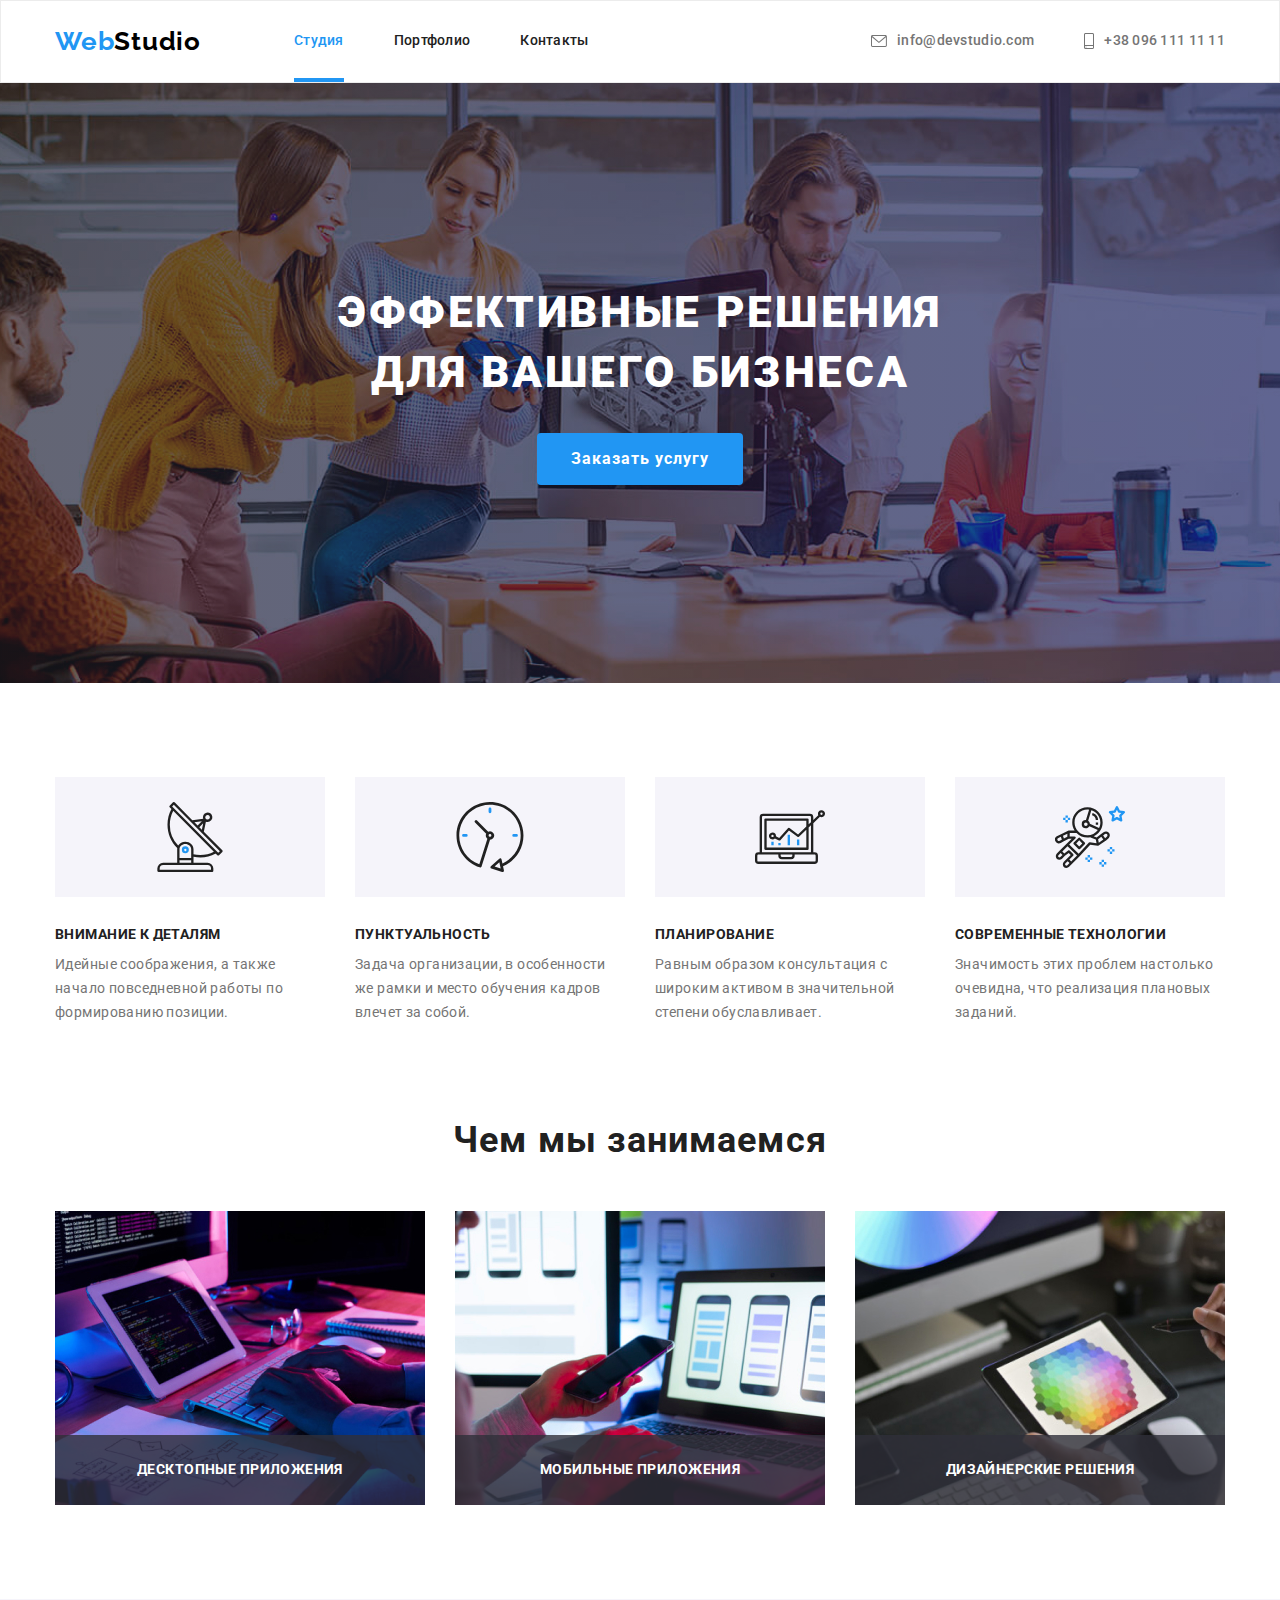
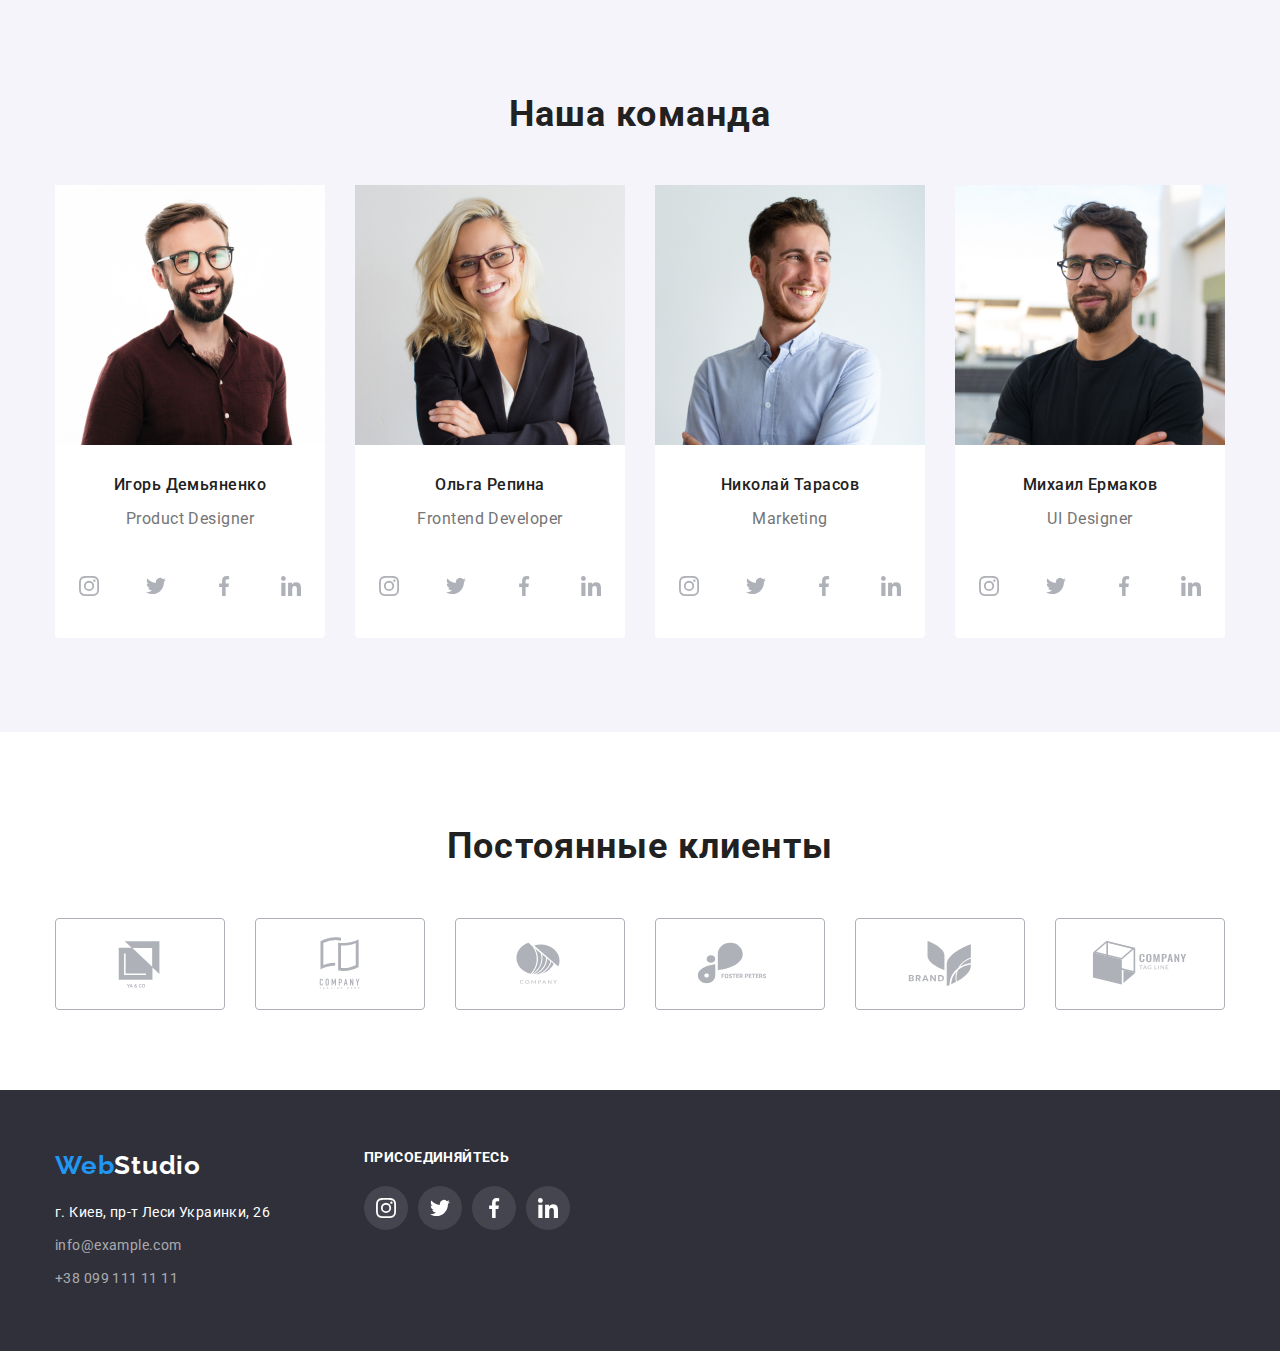
<file: index.html>
<!DOCTYPE html>
<html lang="ru">

<head>
  <meta charset="UTF-8" />
  <meta http-equiv="X-UA-Compatible" content="IE=edge" />
  <meta name="viewport" content="width=device-width, initial-scale=1.0" />
  <title>Document</title>
  <link rel="stylesheet" href="https://cdnjs.cloudflare.com/ajax/libs/modern-normalize/1.1.0/modern-normalize.min.css">
  <link href="https://fonts.googleapis.com/css2?family=Raleway:wght@700&family=Roboto:wght@400;500;700;900&display=swap"
    rel="stylesheet">

  <link rel="stylesheet" href="./css/animate.css">
  <link rel="stylesheet" href="./css/styles.css" />

</head>

<body>
  <header class="section header">
    <div class="container header-box">
      <nav class="nav-box">
        <a href="./index.html" class="logo"> Web<span class="accent-head">Studio</span>
        </a>

        <ul class="site-nav list">
          <li class="site-nav item"><a href="./index.html" class="link active">Студия</a></li>
          <li class="site-nav item"><a href="./portfolio.html" class="link">Портфолио</a></li>
          <li class="site-nav item"><a href="" class="link">Контакты</a></li>
        </ul>
      </nav>

      <ul class="kontakt-nav list">
        <li class="kontakt-nav item">
          <a href="info@devstudio.com" class="link">
            <svg width=16 height=12 class="header-icon">
              <use href="./images/sprite.svg#icon-envelope-res" class="header-icon-color"> </use>
            </svg>
            info@devstudio.com</a>
        </li>
        <li class="kontakt-nav item">

          <a href="+380991111111" class="link">
            <svg width=10 height=16 class="header-icon">
              <use href="./images/sprite.svg#icon-smartphone-res" class="header-icon-color"> </use>
            </svg>
            +38 096 111 11 11</a>
        </li>
      </ul>
    </div>
  </header>

  <main>
    <section class="section hero">
      <div class="container">
        <h1 class="hero-title">Эффективные решения для вашего бизнеса</h1>
        <button type="button" class="button hero-btn" data-modal-open>Заказать услугу</button>
      </div>
    </section>

    <section class="section features">
      <!-- <h2>Особености</h2> -->
      <div class="container">
        <ul class="features list wow fadeInDown">
          <li class="item">
            <div class="features-icon-box">
              <svg width="70" height="70" class="features-icon">
                <use href="./images/sprite.svg#icon-antenna-res"></use>
              </svg>
            </div>
            <h3 class="features-list-title">Внимание к деталям</h3>
            <p class="text">Идейные соображения, а также начало повседневной работы по формированию позиции.</p>
          </li>

          <li class="item">
            <div class="features-icon-box">
              <svg width="70" height="70" class="features-icon">
                <use href="./images/sprite.svg#icon-clock-res"></use>
              </svg>
            </div>
            <h3 class="features-list-title">Пунктуальность</h3>
            <p class="text">
              Задача организации, в особенности же рамки и место обучения кадров влечет за собой.
            </p>
          </li>

          <li class="item">
            <div class="features-icon-box">
              <svg width="70" height="70" class="features-icon">
                <use href="./images/sprite.svg#icon-diagram-res"></use>
              </svg>
            </div>
            <h3 class="features-list-title">Планирование</h3>
            <p class="text">
              Равным образом консультация с широким активом в значительной степени обуславливает.
            </p>
          </li>

          <li class="item">
            <div class="features-icon-box">
              <svg width="70" height="70" class="features-icon">
                <use href="./images/sprite.svg#icon-astronaut-res"></use>
              </svg>
            </div>
            <h3 class="features-list-title">Современные технологии</h3>
            <p class="text">Значимость этих проблем настолько очевидна, что реализация плановых заданий.</p>
          </li>
        </ul>
      </div>


    </section>

    <section class="section what-we-can">
      <div class="container">
        <h2 class="what-we-can-title">Чем мы занимаемся</h2>

        <ul class="what-we-can list">
          <li class="what-we-can item"><img src="./images/box-1.jpg" alt="Картинка с примером" width="370" />
          <p class="title">Десктопные приложения</p>
          </li>
          <li class="what-we-can item"><img src="./images/box-2.jpg" alt="Картинка с примером" width="370" />
          <p class="title">Мобильные приложения</p>
          </li>
          <li class="what-we-can item"><img src="./images/box-3.jpg" alt="Картинка с примером" width="370" />
          <p class="title">Дизайнерские решения</p>
          </li>
        </ul>
      </div>
    </section>

    <section class="section our-team">
      <div class="container">
        <h2 class="our-team-title">Наша команда</h2>

        <ul class="our-team-list list">
          <li class="item">
            <img src="./images/igor.jpg" alt="Фото Игоря" width="270" class="our-team img" />
            <div class="our-team-box">
              <h3 class="title">Игорь Демьяненко</h3>
              <p class="text">Product Designer</p>
              <ul class="our-team-icon-box">
                <li>
                  <a href="#" class="social-link">
                    <svg width="20" height="20" class="our-team-icon">
                      <use href="./images/sprite.svg#icon-instagram-res"></use>
                    </svg>
                  </a>
                </li>
                <li>
                  <a href="#" class="social-link">
                    <svg width="20" height="20" class="our-team-icon">
                      <use href="./images/sprite.svg#icon-twitter-res"></use>
                    </svg>
                  </a>
                </li>
                <li>
                  <a href="#" class="social-link">
                    <svg width="20" height="20" class="our-team-icon">
                      <use href="./images/sprite.svg#icon-facebook-res"></use>
                    </svg>
                  </a>
                </li>
                <li>
                  <a href="#" class="social-link">
                    <svg width="20" height="20" class="our-team-icon">
                      <use href="./images/sprite.svg#icon-linkedin-res"></use>
                    </svg>
                  </a>
                </li>
              </ul>
            </div>
          </li>

          <li class="item">
            <img src="./images/olga.jpg" alt="Фото Ольги" width="270" class="our-team img" />
            <div class="our-team-box">
              <h3 class="title">Ольга Репина</h3>
              <p class="text">Frontend Developer</p>
              <ul class="our-team-icon-box">
                <li>
                  <a href="#" class="social-link">
                    <svg width="20" height="20" class="our-team-icon">
                      <use href="./images/sprite.svg#icon-instagram-res"></use>
                    </svg>
                  </a>
                </li>
                <li>
                  <a href="#" class="social-link">
                    <svg width="20" height="20" class="our-team-icon">
                      <use href="./images/sprite.svg#icon-twitter-res"></use>
                    </svg>
                  </a>
                </li>
                <li>
                  <a href="#" class="social-link">
                    <svg width="20" height="20" class="our-team-icon">
                      <use href="./images/sprite.svg#icon-facebook-res"></use>
                    </svg>
                  </a>
                </li>
                <li>
                  <a href="#" class="social-link">
                    <svg width="20" height="20" class="our-team-icon">
                      <use href="./images/sprite.svg#icon-linkedin-res"></use>
                    </svg>
                  </a>
                </li>
              </ul>
            </div>
          </li>

          <li class="item">
            <img src="./images/nikolai.jpg" alt="Фото Николайя" width="270" class="our-team img" />
            <div class="our-team-box">
              <h3 class="title">Николай Тарасов</h3>
              <p class="text">Marketing</p>
              <ul class="our-team-icon-box">
                <li>
                  <a href="#" class="social-link">
                    <svg width="20" height="20" class="our-team-icon">
                      <use href="./images/sprite.svg#icon-instagram-res"></use>
                    </svg>
                  </a>
                </li>
                <li>
                  <a href="#" class="social-link">
                    <svg width="20" height="20" class="our-team-icon">
                      <use href="./images/sprite.svg#icon-twitter-res"></use>
                    </svg>
                  </a>
                </li>
                <li>
                  <a href="#" class="social-link">
                    <svg width="20" height="20" class="our-team-icon">
                      <use href="./images/sprite.svg#icon-facebook-res"></use>
                    </svg>
                  </a>
                </li>
                <li>
                  <a href="#" class="social-link">
                    <svg width="20" height="20" class="our-team-icon">
                      <use href="./images/sprite.svg#icon-linkedin-res"></use>
                    </svg>
                  </a>
                </li>
              </ul>
            </div>
          </li>

          <li class="item">
            <img src="./images/michael.jpg" alt="Фото Михаила" width="270" class="our-team img" />
            <div class="our-team-box">
              <h3 class="title">Михаил Ермаков</h3>
              <p class="text">UI Designer</p>
              <ul class="our-team-icon-box">
                <li>
                  <a href="#" class="social-link">
                    <svg width="20" height="20" class="our-team-icon">
                      <use href="./images/sprite.svg#icon-instagram-res"></use>
                    </svg>
                  </a>
                </li>
                <li>
                  <a href="#" class="social-link">
                    <svg width="20" height="20" class="our-team-icon">
                      <use href="./images/sprite.svg#icon-twitter-res"></use>
                    </svg>
                  </a>
                </li>
                <li>
                  <a href="#" class="social-link">
                    <svg width="20" height="20" class="our-team-icon">
                      <use href="./images/sprite.svg#icon-facebook-res"></use>
                    </svg>
                  </a>
                </li>
                <li>
                  <a href="#" class="social-link">
                    <svg width="20" height="20" class="our-team-icon">
                      <use href="./images/sprite.svg#icon-linkedin-res"></use>
                    </svg>
                  </a>
                </li>
              </ul>
            </div>
          </li>
        </ul>
      </div>
    </section>
    <section class="clients">
      <div class="container">
        <h2 class="title">Постоянные клиенты</h2>
        <ul class="clients-list-box">
          <li class="clients-item">
            <a href="#" class="clients-link">
              <svg class="icon" width="106" height="60">
                <use href="./images/sprite.svg#icon-ya-co-res"></use>
              </svg>
            </a>
          </li>
          <li class="clients-item">
            <a href="#" class="clients-link">
              <svg class="icon" width="106" height="60">
                <use href="./images/sprite.svg#icon-tag-line-here-res"></use>
              </svg>
            </a>
          </li>
          <li class="clients-item">
            <a href="#" class="clients-link">
              <svg class="icon" width="106" height="60">
                <use href="./images/sprite.svg#icon-company-res"></use>
              </svg>
            </a>
          </li>
          <li class="clients-item">
            <a href="#" class="clients-link">
              <svg class="icon" width="106" height="60">
                <use href="./images/sprite.svg#icon-foster-peters-res"></use>
              </svg>
            </a>
          </li>
          <li class="clients-item">
            <a href="#" class="clients-link">
              <svg class="icon" width="106" height="60">
                <use href="./images/sprite.svg#icon-brand-res"></use>
              </svg>
            </a>
          </li>
          <li class="clients-item">
            <a href="#" class="clients-link">
              <svg class="icon" width="106" height="60">
                <use href="./images/sprite.svg#icon-tag-line-res"></use>
              </svg>
            </a>
          </li>
        </ul>
      </div>
    </section>
  </main>

  <footer class="section footer">
    <div class="container">
      <div class="footer-flexbox">
        <div class="footer-adress-box">
          <a href="./index.html" class="logo footer"> Web<span class="accent-footer">Studio</span>
          </a>
          <address class="address">
            <p class="item">г. Киев, пр-т Леси Украинки, 26</p>

            <ul class="footer list">
              <li class="item"><a href="mailto:info@example.com" class="address-info">info@example.com</a></li>
              <li class="item"><a href="tel:+380991111111" class="address-info">+38 099 111 11 11</a></li>
            </ul>

          </address>
        </div>
        <div class="footer-section-block">
          <h3 class="title">
            присоединяйтесь
          </h3>
          <ul class="footer-icon-box">
            <li>
              <a href="#" class="social-link">
                <svg width="20" height="20" class="footer-icon">
                  <use href="./images/sprite.svg#icon-instagram-res"></use>
                </svg>
              </a>
            </li>
            <li>
              <a href="#" class="social-link">
                <svg width="20" height="20" class="footer-icon">
                  <use href="./images/sprite.svg#icon-twitter-res"></use>
                </svg>
              </a>
            </li>
            <li>
              <a href="#" class="social-link">
                <svg width="20" height="20" class="footer-icon">
                  <use href="./images/sprite.svg#icon-facebook-res"></use>
                </svg>
              </a>
            </li>
            <li>
              <a href="#" class="social-link">
                <svg width="20" height="20" class="footer-icon">
                  <use href="./images/sprite.svg#icon-linkedin-res"></use>
                </svg>
              </a>
            </li>
          </ul>
        </div>
      </div>
    </div>
  </footer>

  <div class="backdrop is-hidden" data-modal>
    <div class="modal">
      <button class="close-btn" type="button" data-modal-close>
        <svg width="18" height="18">
          <use href="./images/sprite.svg#icon-close-black-18dp-2-1-1" ></use>
        </svg>
      </button>
    </div>
  </div>
  <script src="./js/modal.js"> </script>
  <script src="js/wow.min.js"></script>
  <script>
    new WOW().init();
  </script>
</body>

</html>
</file>
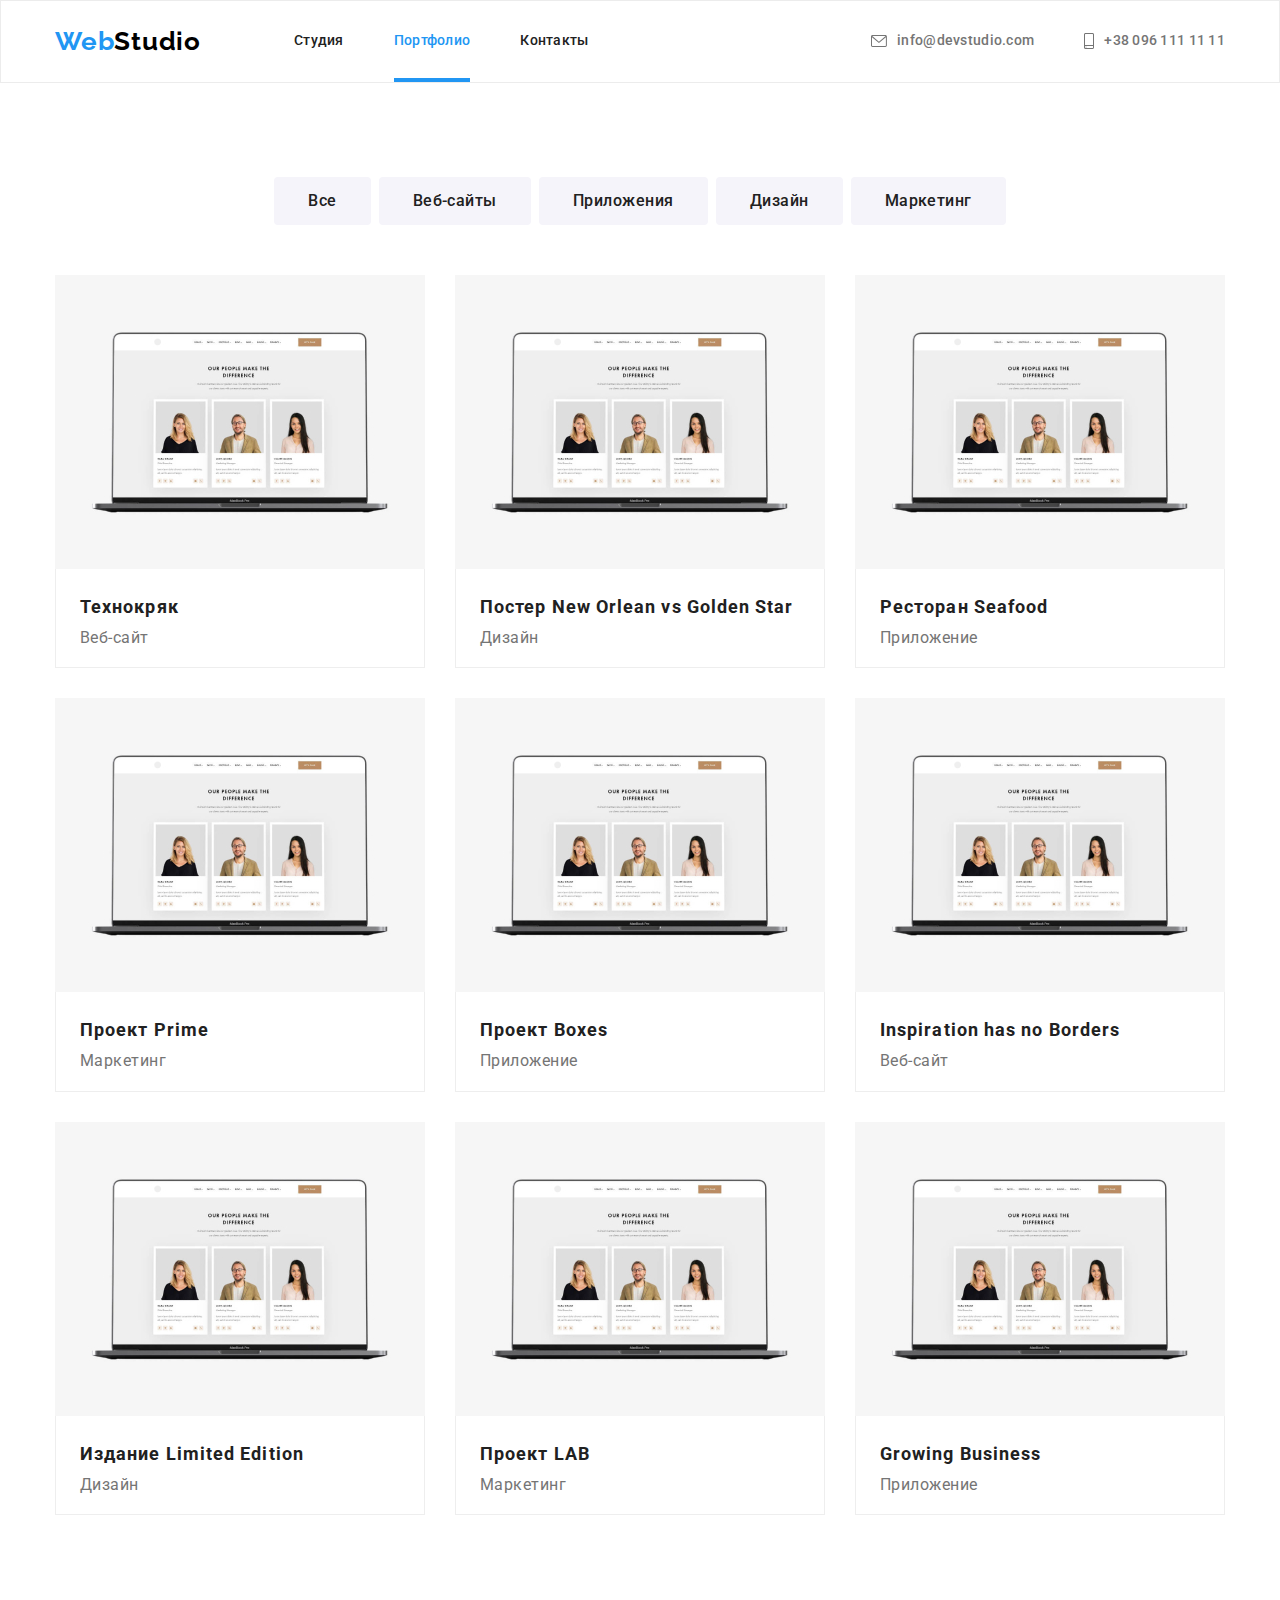
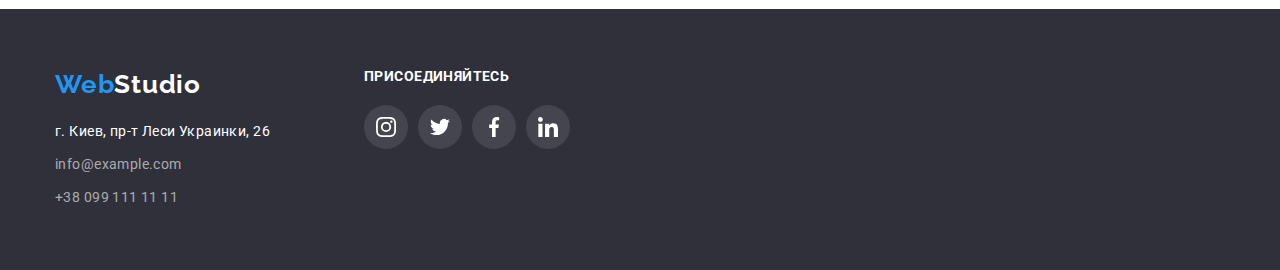
<file: portfolio.html>
<!DOCTYPE html>
<html lang="ru">

<head>
    <meta charset="UTF-8" />
    <meta http-equiv="X-UA-Compatible" content="IE=edge" />
    <meta name="viewport" content="width=device-width, initial-scale=1.0" />
    <title>Document</title>
    <link rel="stylesheet"
        href="https://cdnjs.cloudflare.com/ajax/libs/modern-normalize/1.1.0/modern-normalize.min.css">
    <link
        href="https://fonts.googleapis.com/css2?family=Raleway:wght@700&family=Roboto:wght@400;500;700;900&display=swap"
        rel="stylesheet">
    <link rel="stylesheet" href="./css/styles.css" />

</head>

<body>
    <header class="section header">
        <div class="container header-box">
            <nav class="nav-box">
                <a href="./index.html" class="logo"> Web<span class="accent-head">Studio</span>

                </a>

                <ul class="site-nav list">
                    <li class="site-nav item"><a href="./index.html" class="link ">Студия</a></li>
                    <li class="site-nav item"><a href="./portfolio.html" class="link active">Портфолио</a></li>
                    <li class="site-nav item"><a href="" class="link">Контакты</a></li>
                </ul>
            </nav>

            <ul class="kontakt-nav list">
                <li class="kontakt-nav item">
                    <a href="info@devstudio.com" class="link">
                        <svg width=16 height=12 class="header-icon">
                            <use href="./images/sprite.svg#icon-envelope-res" class="header-icon-color"> </use>
                        </svg>
                        info@devstudio.com</a>
                </li>
                <li class="kontakt-nav item">

                    <a href="+380991111111" class="link">
                        <svg width=10 height=16 class="header-icon">
                            <use href="./images/sprite.svg#icon-smartphone-res" class="header-icon-color"> </use>
                        </svg>
                        +38 096 111 11 11</a>
                </li>
            </ul>
        </div>
    </header>

    <main>

        <section class="section">
            <div class="container">

                <ul class="menu-nav list ">
                    <li class="item"><button type="button" class="button menu">Все</button></li>
                    <li class="item"><button type="button" class="button menu">Веб-сайты</button></li>
                    <li class="item"><button type="button" class="button menu">Приложения</button></li>
                    <li class="item"><button type="button" class="button menu">Дизайн</button></li>
                    <li class="item"><button type="button" class="button menu">Маркетинг</button></li>
                </ul>


                <ul class="portfolio-examples list ">
                    <li class="project-item">
                        <div class="project-wrap">
                            <img src="./images/technokryak.jpg" alt="Фото проекта" width="370px">
                            <p class="project-description">Технокряк это современная площадка распространения
                                коронавируса. Компании используют эту платформу для цифрового
                                шпионажа и атак на защищённые сервера конкурентов.
                            </p>
                        </div>
                        <div class="portfolio-examples-box">
                            <h2 class="examples-list title">Технокряк</h2>
                            <p class="text">Веб-сайт</p>
                        </div>
                    </li>

                    <li class="project-item">
                        <div class="project-wrap">
                            <img src="./images/technokryak.jpg" alt="Фото проекта" width="370px">
                            <p class="project-description">Технокряк это современная площадка распространения
                                коронавируса. Компании используют эту платформу для цифрового
                                шпионажа и атак на защищённые сервера конкурентов.
                            </p>
                        </div>
                        <div class="portfolio-examples-box">
                            <h2 class="examples-list title">Постер New Orlean vs Golden Star</h2>
                            <p class="text">Дизайн</p>
                        </div>
                    </li>

                    <li class="project-item">
                        <div class="project-wrap">
                            <img src="./images/technokryak.jpg" alt="Фото проекта" width="370px">
                            <p class="project-description">Технокряк это современная площадка распространения
                                коронавируса. Компании используют эту платформу для цифрового
                                шпионажа и атак на защищённые сервера конкурентов.
                            </p>
                        </div>
                        <div class="portfolio-examples-box">
                            <h2 class="examples-list title">Ресторан Seafood</h2>
                            <p class="text">Приложение</p>
                        </div>
                    </li>

                    <li class="project-item">
                        <div class="project-wrap">
                            <img src="./images/technokryak.jpg" alt="Фото проекта" width="370px">
                            <p class="project-description">Технокряк это современная площадка распространения
                                коронавируса. Компании используют эту платформу для цифрового
                                шпионажа и атак на защищённые сервера конкурентов.
                            </p>
                        </div>
                        <div class="portfolio-examples-box">
                            <h2 class="examples-list title">Проект Prime</h2>
                            <p class="text">Маркетинг</p>
                        </div>
                    </li>

                    <li class="project-item">
                        <div class="project-wrap">
                            <img src="./images/technokryak.jpg" alt="Фото проекта" width="370px">
                            <p class="project-description">Технокряк это современная площадка распространения
                                коронавируса. Компании используют эту платформу для цифрового
                                шпионажа и атак на защищённые сервера конкурентов.
                            </p>
                        </div>
                        <div class="portfolio-examples-box">
                            <h2 class="examples-list title">Проект Boxes</h2>
                            <p class="text">Приложение</p>
                        </div>
                    </li>

                    <li class="project-item">
                        <div class="project-wrap">
                            <img src="./images/technokryak.jpg" alt="Фото проекта" width="370px">
                            <p class="project-description">Технокряк это современная площадка распространения
                                коронавируса. Компании используют эту платформу для цифрового
                                шпионажа и атак на защищённые сервера конкурентов.
                            </p>
                        </div>
                        <div class="portfolio-examples-box">
                            <h2 class="examples-list title">Inspiration has no Borders</h2>
                            <p class="text">Веб-сайт</p>
                        </div>
                    </li>

                    <li class="project-item">
                        <div class="project-wrap">
                            <img src="./images/technokryak.jpg" alt="Фото проекта" width="370px">
                            <p class="project-description">Технокряк это современная площадка распространения
                                коронавируса. Компании используют эту платформу для цифрового
                                шпионажа и атак на защищённые сервера конкурентов.
                            </p>
                        </div>
                        <div class="portfolio-examples-box">
                            <h2 class="examples-list title">Издание Limited Edition</h2>
                            <p class="text">Дизайн</p>
                        </div>
                    </li>

                    <li class="project-item">
                        <div class="project-wrap">
                            <img src="./images/technokryak.jpg" alt="Фото проекта" width="370px">
                            <p class="project-description">Технокряк это современная площадка распространения
                                коронавируса. Компании используют эту платформу для цифрового
                                шпионажа и атак на защищённые сервера конкурентов.
                            </p>
                        </div>
                        <div class="portfolio-examples-box">
                            <h2 class="examples-list title">Проект LAB</h2>
                            <p class="text">Маркетинг</p>
                        </div>
                    </li>

                    <li class="project-item">
                        <div class="project-wrap">
                            <img src="./images/technokryak.jpg" alt="Фото проекта" width="370px">
                            <p class="project-description">Технокряк это современная площадка распространения
                                коронавируса. Компании используют эту платформу для цифрового
                                шпионажа и атак на защищённые сервера конкурентов.
                            </p>
                        </div>
                        <div class="portfolio-examples-box">
                            <h2 class="examples-list title">Growing Business</h2>
                            <p class="text">Приложение</p>
                        </div>
                    </li>


                </ul>
            </div>
        </section>

    </main>

    <footer class="section footer">
        <div class="container">
            <div class="footer-flexbox">
                <div class="footer-adress-box">
                    <a href="./index.html" class="logo footer"> Web<span class="accent-footer">Studio</span>
                    </a>
                    <address class="address">
                        <p class="item">г. Киев, пр-т Леси Украинки, 26</p>

                        <ul class="footer list">
                            <li class="item"><a href="mailto:info@example.com" class="address-info">info@example.com</a>
                            </li>
                            <li class="item"><a href="tel:+380991111111" class="address-info">+38 099 111 11 11</a></li>
                        </ul>

                    </address>
                </div>
                <div class="footer-section-block">
                    <h3 class="title">
                        присоединяйтесь
                    </h3>
                    <ul class="footer-icon-box">
                        <li>
                            <a href="#" class="social-link">
                                <svg width="20" height="20" class="footer-icon">
                                    <use href="./images/sprite.svg#icon-instagram-res"></use>
                                </svg>
                            </a>
                        </li>
                        <li>
                            <a href="#" class="social-link">
                                <svg width="20" height="20" class="footer-icon">
                                    <use href="./images/sprite.svg#icon-twitter-res"></use>
                                </svg>
                            </a>
                        </li>
                        <li>
                            <a href="#" class="social-link">
                                <svg width="20" height="20" class="footer-icon">
                                    <use href="./images/sprite.svg#icon-facebook-res"></use>
                                </svg>
                            </a>
                        </li>
                        <li>
                            <a href="#" class="social-link">
                                <svg width="20" height="20" class="footer-icon">
                                    <use href="./images/sprite.svg#icon-linkedin-res"></use>
                                </svg>
                            </a>
                        </li>
                    </ul>
                </div>
            </div>
        </div>
    </footer>

</body>

</html>
</file>
<file: css/styles.css>
h1,
h2,
h3,
h4,
h5,
h6,
p {
  margin: 0;
  padding: 0;
}

img {
  display: block;
}

ul {
  list-style: none;
  margin: 0;
  padding: 0;
}

/* цвет фона белый FFFFFF */
/* основной цвет серый 757575 */
/* втооричный цвет текста  212121 */
/* 000000 2196F3 FFFFFF цвета логотипа  */
/* вторичный цвет фона #2F303A
 */

:root {
  --primary-text-colour: #757575;
  --secondary-text-colour: #212121;
  --accent-blue-colour: #2196f3;
  --bg-colour: #ffffff;
  --logo-accent-colour: #000000;
  --secondary-bg-colour: #2f303a;
  --background-our-team-section: #f5f4fa;
  --icon-color: #afb1b8;
}

.pointer,
.button {
  cursor: pointer;
}

:focus {
  outline: none;
}

/* .list {
  list-style: none;
} */

body {
  background-color: var(--bg-colour);
  color: var(--primary-text-colour);
  font-family: Roboto, sans-serif;
  letter-spacing: 0.03em;
}

.button {
  display: block;
  border-radius: 4px;
  padding: 11px 34px;
  min-width: 136px;
  border: none;

  /*  box-shadow: 0px 4px 4px rgba(0, 0, 0, 0.15) */

  color: var(--bg-colour);
  background-color: var(--accent-blue-colour);
  font-weight: 700;
  font-size: 16px;
  line-height: 1.88;
  letter-spacing: 0.06em;
  text-align: center;
}

.container {
  margin: 0 auto;
  width: 1200px;
  padding-left: 15px;
  padding-right: 15px;
  /* outline: 2px solid tomato; */
}

.backdrop {
  position: fixed;

  top: 0;
  left: 0;

  width: 100%;
  height: 100%;
  background-color: rgba(0, 0, 0, 0.2);
}

.backdrop.is-hidden {
  opacity: 0;
  pointer-events: none;
}

.modal {
  position: absolute;
  top: 50%;
  left: 50%;
  transform: translate(-50%, -50%);

  min-height: 581px;
  min-width: 528px;

  background-color: white;
}

.close-btn {
  position: absolute;
  top: 8px;
  right: 8px;
  display: flex;
  align-items: center;
  justify-content: center;

  width: 30px;
  height: 30px;

  background: #ffffff;
  border: 1px solid rgba(0, 0, 0, 0.1);
  border-radius: 50%;
  cursor: pointer;
}

/* ----------------------------------------------------------STUDIA-------------------------------------------------------------------  */

/*------------------------------------------------------------ header----------------------------------------------------------------- */
/* подцветка активной страницы */

.site-nav .link.active {
  position: relative;
  color: var(--accent-blue-colour);
}

.site-nav .link.active::after {
  content: ''; /* обязательный элемент, чтоб работал псевдоэлемент */

  position: absolute;
  left: 0; /*изменить на right:0;, чтобы изменить направление подчёркивания */
  bottom: -33px;
  width: 100%; /*задаём длинну линии до наведения курсора*/
  height: 4px; /*задаём ширину линии*/
  background-color: var(--accent-blue-colour); /*задаём цвет линии*/
}

.section.header {
  padding-top: 25px;
  padding-bottom: 25px;
  border: 1px solid #ececec;
}
.header-box {
  display: flex;
  align-items: center;
}
.nav-box {
  display: flex;
  align-items: center;
}

.logo {
  color: var(--accent-blue-colour);
  font-family: Raleway;
  font-weight: 700;
  font-size: 26px;
  line-height: 1.19;
  letter-spacing: 0.03em;
  text-decoration: none;

  display: inline-block;
  margin-right: 93px;
}

.accent-head {
  color: var(--logo-accent-colour);
}

.site-nav {
  display: flex;
  align-items: center;
}

.site-nav.item:not(:last-child) {
  margin-right: 50px;
}

.site-nav .link {
  color: var(--secondary-text-colour);
  font-weight: 500;
  font-size: 14px;
  line-height: 1.14;
  letter-spacing: 0.02em;
  text-decoration: none;

  transition: color 250ms cubic-bezier(0.4, 0, 0.2, 1);
}

.site-nav .link:hover,
.site-nav .link:focus {
  color: var(--accent-blue-colour);
}

.kontakt-nav {
  display: flex;
  margin-left: auto;
  align-items: center;
}

.kontakt-nav.item:not(:last-child) {
  margin-right: 50px;
}

.kontakt-nav .link {
  display: flex;
  align-items: center;
  color: var(--primary-text-colour);
  font-weight: 500;
  font-size: 14px;
  line-height: 1.14;
  letter-spacing: 0.02em;
  text-decoration: none;

  fill: var(--primary-text-colour);

  transition: color 250ms cubic-bezier(0.4, 0, 0.2, 1);
}

.kontakt-nav .link:hover,
.kontakt-nav .link:focus {
  color: var(--accent-blue-colour);
  fill: var(--accent-blue-colour);
}

.header-icon {
  margin-right: 10px;

  transition: fill 250ms cubic-bezier(0.4, 0, 0.2, 1);
}

/* .kontakt-nav .link:hover .header-icon {
  fill: var(--accent-blue-colour);
} */

/* .header-icon-color {
  fill: var(--primary-text-colour);
} */

/*------------------------------------------------------------ hero----------------------------------------------------------------- */
.button.hero-btn {
  margin: 0 auto;
}

.hero-title {
  margin: 0 auto;
  max-width: 619px;
  margin-bottom: 30px;

  color: var(--bg-colour);

  font-weight: 900;
  font-size: 44px;
  line-height: 1.36;
  text-align: center;
  letter-spacing: 0.06em;
  text-transform: uppercase;
}
.section.hero {
  margin: 0 auto;
  max-width: 1600px;
  height: 600px;
  background-image: linear-gradient(to right, rgba(47, 48, 58, 0.4), rgba(39, 47, 133, 0.4)),
    url(../images/main-bg-hero.jpg), url(../images/second-bg-hero.jpg);
  background-repeat: no-repeat;
  background-size: cover;
  background-position: center;
  padding-top: 200px;
  padding-bottom: 200px;
}

/* Стиль для заголовков секций */

/* .section-tittle {
  color: var();
}
 */

/*------------------------------------------------------------ feature----------------------------------------------------------------- */

.section.features {
  padding-top: 94px;
  padding-bottom: 47px;
}

.features.list {
  display: flex;
  /* margin-left: -30px; */
  padding-top: 0px;
  padding-bottom: 0px;
  justify-content: space-between;
}

/* .features .item {
    flex-basis: cacl((100% / 4) - 30px);
  margin-left: 30px;
} */

.features-list-title {
  color: var(--secondary-text-colour);
  font-weight: 700;
  font-size: 14px;
  line-height: 1.14;
  letter-spacing: 0.03em;
  text-transform: uppercase;
  margin-bottom: 10px;
}

.features .text {
  font-size: 14px;
  line-height: 1.71;
  letter-spacing: 0.03em;
  max-width: 270px;
}

.features-icon-box {
  display: flex;
  justify-content: center;
  align-items: center;
  max-width: 270px;
  height: 120px;
  background-color: var(--background-our-team-section);
  margin-bottom: 30px;
}

/*------------------------------------------------------------ what-we-can----------------------------------------------------------------- */
.what-we-can.section {
  padding-top: 47px;
  padding-bottom: 94px;
}

.what-we-can-title {
  color: var(--secondary-text-colour);
  font-weight: 700;
  font-size: 36px;
  line-height: 1.17;
  text-align: center;
  letter-spacing: 0.03em;

  margin: 0 auto;
  margin-bottom: 50px;
}

.what-we-can.list {
  display: flex;
  /*   justify-content: space-between; */
  margin-left: -30px;
}

.what-we-can.item {
  position: relative;
  flex-basis: cacl((100% / 4) - 30px);
  margin-left: 30px;
}

.what-we-can .title {
  color: var(--bg-colour);
  font-weight: 700;
  font-size: 14px;
  line-height: 1.14;
  text-align: center;
  letter-spacing: 0.03em;
  text-transform: uppercase;
  display: flex;
  align-items: center;
  justify-content: center;

  position: absolute;
  background-color: rgba(47, 48, 58, 0.8);
  width: 100%;
  height: 70px;
  bottom: 0;
}

/*------------------------------------------------------------ our-team----------------------------------------------------------------- */
.section.our-team {
  padding-top: 94px;
  padding-bottom: 94px;
}

.our-team {
  background-color: var(--background-our-team-section);
}

.our-team-list {
  display: flex;
  align-items: center;

  /* padding-top: 0px;
  padding-bottom: 0px; */
  /* padding-bottom: 30px; */
  /* justify-content: space-between; */
}

.our-team .item {
  background-color: var(--bg-colour);
  border-radius: 0px 0px 4px 4px;
  padding-bottom: 30px;
}

.our-team .item + .item {
  margin-left: 30px;
}

.our-team-title {
  color: var(--secondary-text-colour);

  font-weight: 700;
  font-size: 36px;
  line-height: 1.17;
  text-align: center;
  letter-spacing: 0.03em;

  margin-bottom: 50px;
}

.our-team .title {
  color: var(--secondary-text-colour);

  font-weight: 500;
  font-size: 16px;
  line-height: 1.19;
  text-align: center;
  letter-spacing: 0.03em;
  margin-bottom: 10px;
}
.our-team .text {
  font-size: 16px;
  line-height: 1.9;
  text-align: center;
  letter-spacing: 0.03em;
}

.our-team-box {
  padding-top: 30px;
}

.our-team-icon-box {
  padding-top: 30px;
  display: flex;
  align-items: center;
  justify-content: space-around;
  fill: var(--primary-text-colour);
}

.social-link {
  width: 44px;
  height: 44px;
  border-radius: 50%;
  background-color: var(--bg-colour);
  display: flex;
  justify-content: center;
  align-items: center;

  transition: background-color 250ms cubic-bezier(0.4, 0, 0.2, 1);
}

.social-link:hover,
.social-link:focus {
  background-color: var(--accent-blue-colour);
  border: none;
}

.social-link:hover .our-team-icon,
.social-link:focus .our-team-icon {
  fill: var(--bg-colour);
}

.our-team-icon {
  fill: var(--icon-color);
  transition: fill 250ms cubic-bezier(0.4, 0, 0.2, 1);
}

/*------------------------------------------------- clients -----------------------------------------------*/
.clients {
  padding-top: 94px;
  padding-bottom: 80px;
}
.clients-list-box {
  display: flex;
  margin-left: -30px;
}
.clients-item {
  margin-left: 30px;
  display: flex;
  flex-basis: calc((100% - 180px) / 6);
}

.clients .title {
  color: var(--secondary-text-colour);
  font-weight: 700;
  font-size: 36px;
  line-height: 1.16;
  text-align: center;
  letter-spacing: 0.03em;

  margin-bottom: 50px;
}

.clients-link {
  min-width: 170px;
  height: 92px;
  border: 1px solid #afb1b8;
  border-radius: 4px;
  display: flex;
  justify-content: center;
  align-items: center;

  transition: border-color 250ms cubic-bezier(0.4, 0, 0.2, 1)
    /* fill 250ms cubic-bezier(0.4, 0, 0.2, 1) */;
} /* почему тут не работает fill */

.clients-link:hover,
.clients-link:focus {
  border-color: var(--accent-blue-colour);
}

.icon {
  fill: var(--icon-color);
  transition: fill 250ms cubic-bezier(0.4, 0, 0.2, 1);
}

.clients-link:hover .icon,
.clients-link:focus .icon {
  fill: var(--accent-blue-colour);
}

/*------------------------------------------------------------ footer----------------------------------------------------------------- */

.section.footer {
  padding-top: 60px;
  padding-bottom: 60px;
  background-color: var(--secondary-bg-colour);
}
.logo.footer {
  margin-bottom: 20px;
  padding-top: 0;
  padding-bottom: 0px;
}

.footer .list {
  padding-top: 0;
  padding-bottom: 0px;
}
.address {
  color: var(--bg-colour);

  font-style: normal;
  font-size: 14px;
  line-height: 1.71;
  letter-spacing: 0.03em;
}

.address .item {
  margin-bottom: 9px;
}

.footer .item {
  margin-bottom: 9px;
}

.footer .item:last-child {
  margin-bottom: 0;
}

.address-info {
  color: rgba(255, 255, 255, 0.6);

  font-size: 14px;
  line-height: 1.71;
  letter-spacing: 0.03em;
  text-decoration: none;

  transition: color 250ms cubic-bezier(0.4, 0, 0.2, 1);
}

.address-info:hover,
.address-info:focus {
  color: var(--accent-blue-colour);
}

.accent-footer {
  color: var(--bg-colour);
}

.footer-flexbox {
  display: flex;
}

.footer-section-block {
  width: 206px;
  height: 80px;
  margin-left: 70px;
}

.footer-icon-box {
  display: flex;
  justify-content: space-between;
}
.footer-section-block .title {
  color: var(--bg-colour);
  font-weight: 700px;
  font-size: 14px;
  line-height: 1.14;
  letter-spacing: 0.03em;
  text-transform: uppercase;
  padding-bottom: 20px;
}

.footer-icon {
  fill: var(--bg-colour);
}

.footer-icon:hover,
.footer-icon:focus {
  fill: var(--bg-colour);
}

.footer .social-link {
  background-color: rgba(255, 255, 255, 0.1);

  transition: background-color 250ms cubic-bezier(0.4, 0, 0.2, 1);
}

.footer .social-link:hover,
.footer .social-link:focus {
  background-color: var(--accent-blue-colour);
}

/*------------------------------------------------------------ PORTFOLIO----------------------------------------------------------------- */

/*------------------------------------------------------------ menu-nav----------------------------------------------------------------- */

.menu-nav {
  display: flex;
  justify-content: center;
  margin-bottom: 50px;
}
.button.menu {
  display: block;
  min-width: 73px;

  color: var(--secondary-text-colour);
  background-color: var(--background-our-team-section);
  /* cursor: pointer; */
  font-weight: 500;
  font-size: 16px;
  line-height: 1.63;
  letter-spacing: 0.03em;
  text-align: center;
  border-radius: 4px;
  transition: background-color 250ms cubic-bezier(0.4, 0, 0.2, 1),
    color 250ms cubic-bezier(0.4, 0, 0.2, 1);
}

.menu-nav .item:not(:last-child) {
  margin-right: 8px;
}

.button.menu:hover,
.button.menu:focus {
  color: var(--bg-colour);
  background-color: var(--accent-blue-colour);
}

.section {
  padding-top: 94px;
  padding-bottom: 94px;
}
.portfolio-examples {
  display: flex;
  flex-wrap: wrap;
  margin-top: -30px;
  margin-left: -30px;
}

.project-item {
  margin-top: 30px;
  margin-left: 30px;

  flex-basis: calc((100% - 90px) / 3);
}

/* .project-item {
  margin-right: 30px;
  margin-bottom: 30px;
}

.project-item:nth-child(3n) {
  margin-right: 0;
}

.project-item:nth-last-child(-n + 3) {
  margin-bottom: 0px;
} */

.project-item:hover {
  box-shadow: 0px 1px 1px rgba(0, 0, 0, 0.12), 0px 4px 4px rgba(0, 0, 0, 0.06),
    1px 4px 6px rgba(0, 0, 0, 0.16);
}

.examples-list.title {
  color: var(--secondary-text-colour);

  font-weight: 700;
  font-size: 18px;
  line-height: 2;
  letter-spacing: 0.06em;

  margin-bottom: 4px;
}

.examples .text {
  color: var(--primary-text-colour);
  font-size: 16px;
  line-height: 1.87;
  letter-spacing: 0.03em;
}

.portfolio-examples-box {
  padding-top: 20px;
  padding-left: 24px;
  padding-right: 24px;
  padding-bottom: 20px;
  border-bottom: 1px solid #eeeeee;
  border-left: 1px solid #eeeeee;
  border-right: 1px solid #eeeeee;
}

.project-item:hover .project-description {
  transform: translateY(0%);
}

.project-wrap {
  position: relative;
  overflow: hidden;
}

.project-description {
  position: absolute;
  top: 0;
  left: 0;

  height: 100%;

  padding: 63px 24px;

  font-size: 18px;
  line-height: 1.56;
  letter-spacing: 0.03em;

  color: #ffffff;

  background: rgba(33, 150, 243, 0.9);

  transform: translateY(100%);
  transition: transform 300ms linear;
}
</file>
